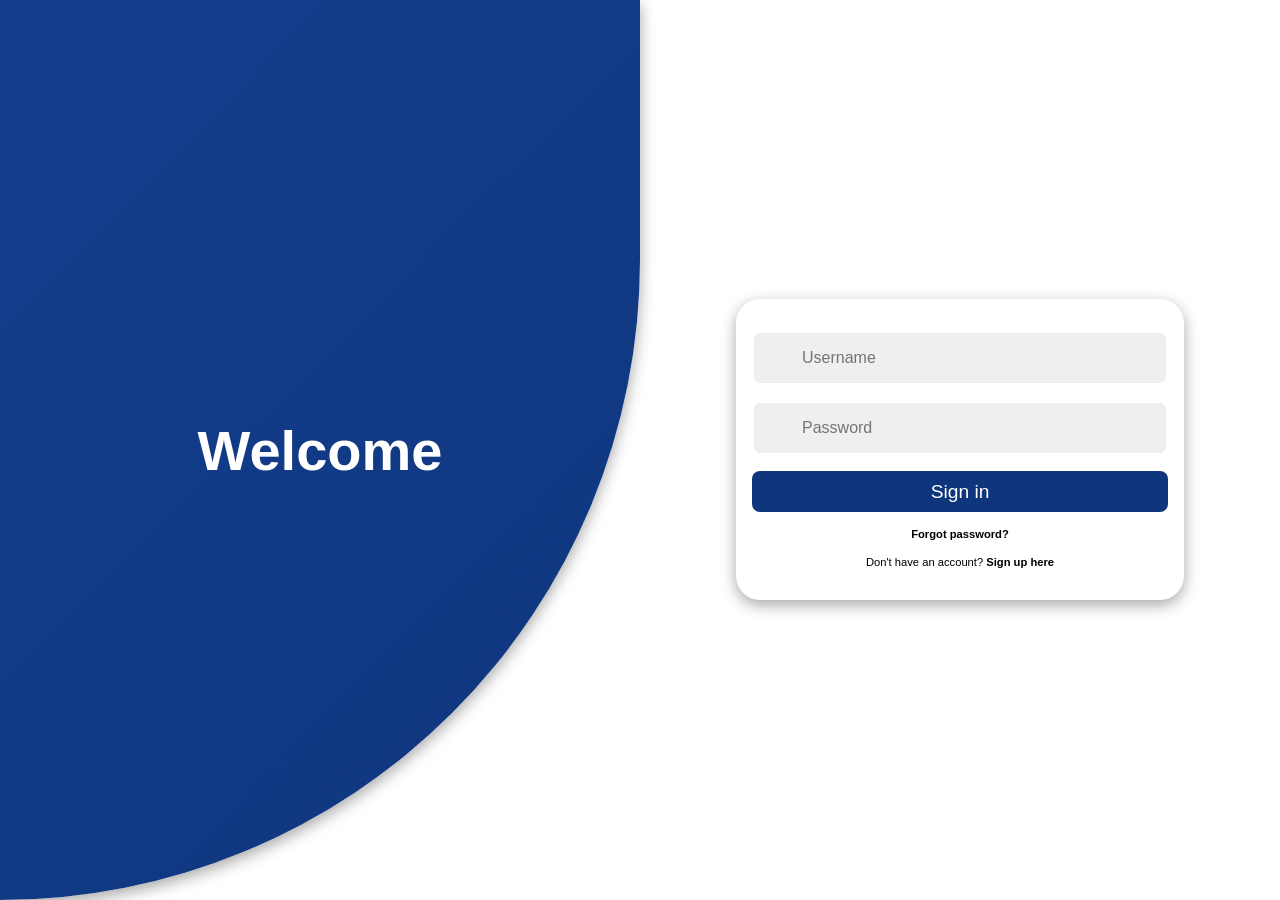
<file: The-Code-Horizon/Login/login.html>
<!DOCTYPE html>
<html lang="en">
<head>
    <meta charset="UTF-8">
    <meta name="viewport" content="width=device-width, initial-scale=1.0">
    <link href="logstyle.css" rel="stylesheet">
    <title>Login-page</title>
</head>
<body>
    <div id="container" class="container">
		<!-- FORM SECTION -->
		<div class="row">
			<!-- SIGN UP -->
			<div class="col align-items-center flex-col sign-up">
				<div class="form-wrapper align-items-center">
					<div class="form sign-up">
						<div class="input-group">
							<i class='bx bxs-user'></i>
							<input type="text" placeholder="Username">
						</div>
						<div class="input-group">
							<i class='bx bx-mail-send'></i>
							<input type="email" placeholder="Email">
						</div>
						<div class="input-group">
							<i class='bx bxs-lock-alt'></i>
							<input type="password" placeholder="Password">
						</div>
						<div class="input-group">
							<i class='bx bxs-lock-alt'></i>
							<input type="password" placeholder="Confirm password">
						</div>
						<button>
							Sign up
						</button>
						<p>
							<span>
								Already have an account?
							</span>
							<b onclick="toggle()" class="pointer">
								Sign in here
							</b>
						</p>
					</div>
				</div>
			
			</div>
			<!-- END SIGN UP -->
			<!-- SIGN IN -->
			<div class="col align-items-center flex-col sign-in">
				<div class="form-wrapper align-items-center">
					<div class="form sign-in">
						<div class="input-group">
							<i class='bx bxs-user'></i>
							<input type="text" placeholder="Username">
						</div>
						<div class="input-group">
							<i class='bx bxs-lock-alt'></i>
							<input type="password" placeholder="Password">
						</div>
						<button>
							Sign in
						</button>
						<p>
							<b>
								Forgot password?
							</b>
						</p>
						<p>
							<span>
								Don't have an account?
							</span>
							<b onclick="toggle()" class="pointer">
								Sign up here
							</b>
						</p>
					</div>
				</div>
				<div class="form-wrapper">
		
				</div>
			</div>
			<!-- END SIGN IN -->
		</div>
		<!-- END FORM SECTION -->
		<!-- CONTENT SECTION -->
		<div class="row content-row">
			<!-- SIGN IN CONTENT -->
			<div class="col align-items-center flex-col">
				<div class="text sign-in">
					<h2>
						Welcome
					</h2>
	
				</div>
				<div class="img sign-in">
		
				</div>
			</div>
			<!-- END SIGN IN CONTENT -->
			<!-- SIGN UP CONTENT -->
			<div class="col align-items-center flex-col">
				<div class="img sign-up">
				
				</div>
				<div class="text sign-up">
					<h2>
						Join with us
					</h2>
	
				</div>
			</div>
			<!-- END SIGN UP CONTENT -->
		</div>
		<!-- END CONTENT SECTION -->
	</div>
    <script src="login.js"></script>
</body>
</html>
</file>
<file: The-Code-Horizon/Login/logstyle.css>
:root {
    --primary-color: #0f357c;
    --secondary-color: #1e53b6;
    --black: #000000;
    --white: #ffffff;
    --gray: #efefef;
    --gray-2: #757575;

    --facebook-color: #4267B2;
    --google-color: #DB4437;
    --twitter-color: #1DA1F2;
    --insta-color: #E1306C;
}

@import url('https://fonts.googleapis.com/css2?family=Poppins:wght@200;300;400;500;600&display=swap');

* {
    font-family: 'Poppins', sans-serif;
    margin: 0;
    padding: 0;
    box-sizing: border-box;
}

html,
body {
    height: 100vh;
    overflow: hidden;
}

.container {
    position: relative;
    min-height: 100vh;
    overflow: hidden;
}

.row {
    display: flex;
    flex-wrap: wrap;
    height: 100vh;
}

.col {
    width: 50%;
}

.align-items-center {
    display: flex;
    align-items: center;
    justify-content: center;
    text-align: center;
}

.form-wrapper {
    width: 100%;
    max-width: 28rem;
}

.form {
    padding: 1rem;
    background-color: var(--white);
    border-radius: 1.5rem;
    width: 100%;
    box-shadow: rgba(0, 0, 0, 0.35) 0px 5px 15px;
    transform: scale(0);
    transition: .5s ease-in-out;
    transition-delay: 1s;
}

.input-group {
    position: relative;
    width: 100%;
    margin: 1rem 0;
}

.input-group i {
    position: absolute;
    top: 50%;
    left: 1rem;
    transform: translateY(-50%);
    font-size: 1.4rem;
    color: var(--gray-2);
}

.input-group input {
    width: 100%;
    padding: 1rem 3rem;
    font-size: 1rem;
    background-color: var(--gray);
    border-radius: .5rem;
    border: 0.125rem solid var(--white);
    outline: none;
}

.input-group input:focus {
    border: 0.125rem solid var(--primary-color);
}

.form button {
    cursor: pointer;
    width: 100%;
    padding: .6rem 0;
    border-radius: .5rem;
    border: none;
    background-color: var(--primary-color);
    color: var(--white);
    font-size: 1.2rem;
    outline: none;
}

.form p {
    margin: 1rem 0;
    font-size: .7rem;
}

.flex-col {
    flex-direction: column;
}

.social-list {
    margin: 2rem 0;
    padding: 1rem;
    border-radius: 1.5rem;
    width: 100%;
    box-shadow: rgba(0, 0, 0, 0.35) 0px 5px 15px;
    transform: scale(0);
    transition: .5s ease-in-out;
    transition-delay: 1.2s;
}

.social-list>div {
    color: var(--white);
    margin: 0 .5rem;
    padding: .7rem;
    cursor: pointer;
    border-radius: .5rem;
    cursor: pointer;
    transform: scale(0);
    transition: .5s ease-in-out;
}

.social-list>div:nth-child(1) {
    transition-delay: 1.4s;
}

.social-list>div:nth-child(2) {
    transition-delay: 1.6s;
}

.social-list>div:nth-child(3) {
    transition-delay: 1.8s;
}

.social-list>div:nth-child(4) {
    transition-delay: 2s;
}

.social-list>div>i {
    font-size: 1.5rem;
    transition: .4s ease-in-out;
}

.social-list>div:hover i {
    transform: scale(1.5);
}

.facebook-bg {
    background-color: var(--facebook-color);
}

.google-bg {
    background-color: var(--google-color);
}

.twitter-bg {
    background-color: var(--twitter-color);
}

.insta-bg {
    background-color: var(--insta-color);
}

.pointer {
    cursor: pointer;
}

.container.sign-in .form.sign-in,
.container.sign-in .social-list.sign-in,
.container.sign-in .social-list.sign-in>div,
.container.sign-up .form.sign-up,
.container.sign-up .social-list.sign-up,
.container.sign-up .social-list.sign-up>div {
    transform: scale(1);
}

.content-row {
    position: absolute;
    top: 0;
    left: 0;
    pointer-events: none;
    z-index: 6;
    width: 100%;
}

.text {
    margin: 4rem;
    color: var(--white);
}

.text h2 {
    font-size: 3.5rem;
    font-weight: 800;
    margin: 2rem 0;
    transition: 1s ease-in-out;
}

.text p {
    font-weight: 600;
    transition: 1s ease-in-out;
    transition-delay: .2s;
}

.img img {
    width: 30vw;
    transition: 1s ease-in-out;
    transition-delay: .4s;
}

.text.sign-in h2,
.text.sign-in p,
.img.sign-in img {
    transform: translateX(-250%);
}

.text.sign-up h2,
.text.sign-up p,
.img.sign-up img {
    transform: translateX(250%);
}

.container.sign-in .text.sign-in h2,
.container.sign-in .text.sign-in p,
.container.sign-in .img.sign-in img,
.container.sign-up .text.sign-up h2,
.container.sign-up .text.sign-up p,
.container.sign-up .img.sign-up img {
    transform: translateX(0);
}

/* BACKGROUND */

.container::before {
    content: "";
    position: absolute;
    top: 0;
    right: 0;
    height: 100vh;
    width: 300vw;
    transform: translate(35%, 0);
    background-image: linear-gradient(-45deg, var(--primary-color) 0%, var(--secondary-color) 100%);
    transition: 1s ease-in-out;
    z-index: 6;
    box-shadow: rgba(0, 0, 0, 0.35) 0px 5px 15px;
    border-bottom-right-radius: max(50vw, 50vh);
    border-top-left-radius: max(50vw, 50vh);
}

.container.sign-in::before {
    transform: translate(0, 0);
    right: 50%;
}

.container.sign-up::before {
    transform: translate(100%, 0);
    right: 50%;
}

/* RESPONSIVE */

@media only screen and (max-width: 425px) {

    .container::before,
    .container.sign-in::before,
    .container.sign-up::before {
        height: 100vh;
        border-bottom-right-radius: 0;
        border-top-left-radius: 0;
        z-index: 0;
        transform: none;
        right: 0;
    }

    /* .container.sign-in .col.sign-up {
        transform: translateY(100%);
    } */

    .container.sign-in .col.sign-in,
    .container.sign-up .col.sign-up {
        transform: translateY(0);
    }

    .content-row {
        align-items: flex-start !important;
    }

    .content-row .col {
        transform: translateY(0);
        background-color: unset;
    }

    .col {
        width: 100%;
        position: absolute;
        padding: 2rem;
        background-color: var(--white);
        border-top-left-radius: 2rem;
        border-top-right-radius: 2rem;
        transform: translateY(100%);
        transition: 1s ease-in-out;
    }

    .row {
        align-items: flex-end;
        justify-content: flex-end;
    }

    .form,
    .social-list {
        box-shadow: none;
        margin: 0;
        padding: 0;
    }

    .text {
        margin: 0;
    }

    .text p {
        display: none;
    }

    .text h2 {
        margin: .5rem;
        font-size: 2rem;
    }
}
</file>
